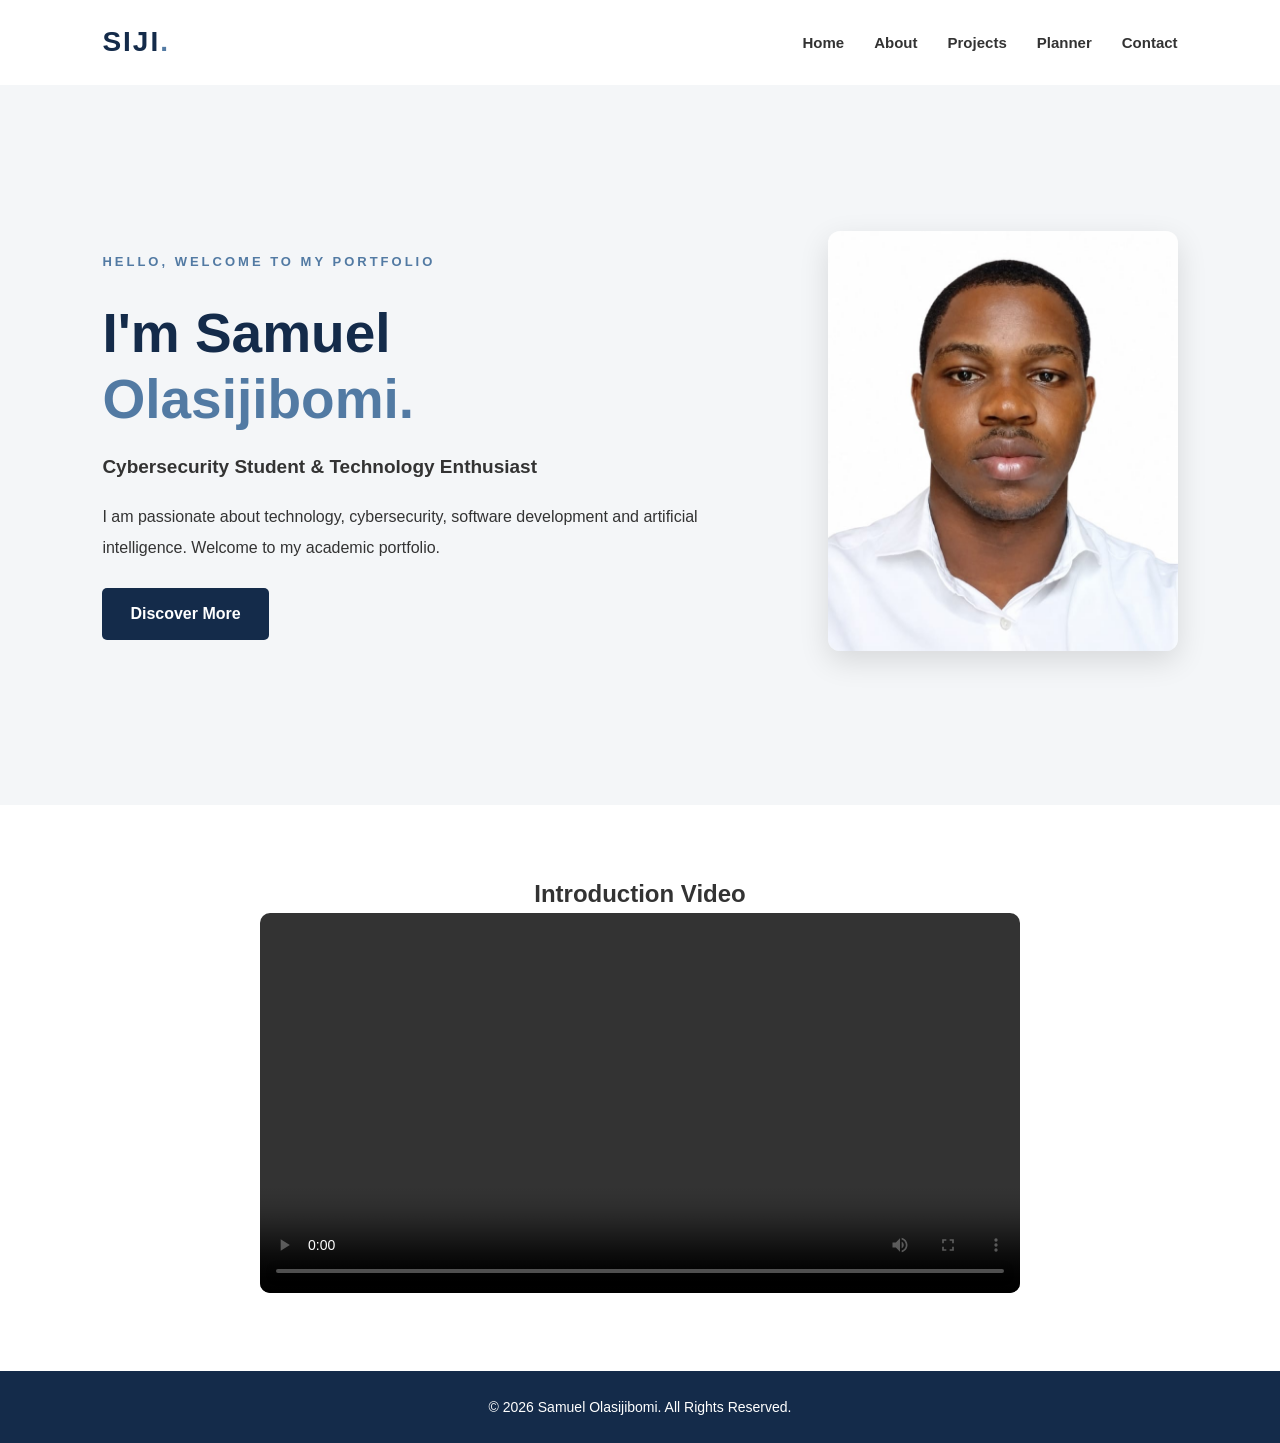
<file: index.html>
<!DOCTYPE html>
<html lang="en">

<head>
    <meta charset="UTF-8">

    <meta name="viewport" content="width=device-width, initial-scale=1.0">

    <title>Samuel Olasijibomi | Student Portfolio</title>

    <link rel="stylesheet" href="css/style.css">
</head>

<body>

    <header>

    <nav>
        <h2>SIJI<span>.</span></h2>

        <ul>
            <li><a href="index.html">Home</a></li>
            <li><a href="about.html">About</a></li>
            <li><a href="projects.html">Projects</a></li>
            <li><a href="planner.html">Planner</a></li>
            <li><a href="contact.html">Contact</a></li>
        </ul>

    </nav>

</header>


<main>

    <section class="hero">

        <div class="hero-text">

            <p>HELLO, WELCOME TO MY PORTFOLIO</p>

            <h1>
                I'm Samuel
                <span>Olasijibomi.</span>
            </h1>

            <h3>Cybersecurity Student & Technology Enthusiast</h3>

            <p>
                I am passionate about technology, cybersecurity,
                software development and artificial intelligence.
                Welcome to my academic portfolio.
            </p>

            <a href="about.html">Discover More</a>

        </div>


        <div class="hero-image">

            <img
                src="images/profile.jpg"
                alt="Portrait of Samuel Olasijibomi"
            >

        </div>

    </section>

</main>

<section class="intro-video">
    <h2>Introduction Video</h2>

    <video controls width="100%">
        <source src="media/portfolio-intro.mp4" type="video/mp4">
        Your browser does not support HTML video.
    </video>
</section>

<footer>

    <p>
        &copy; 2026 Samuel Olasijibomi.
        All Rights Reserved.
    </p>

</footer>

</body>

</html>
</file>
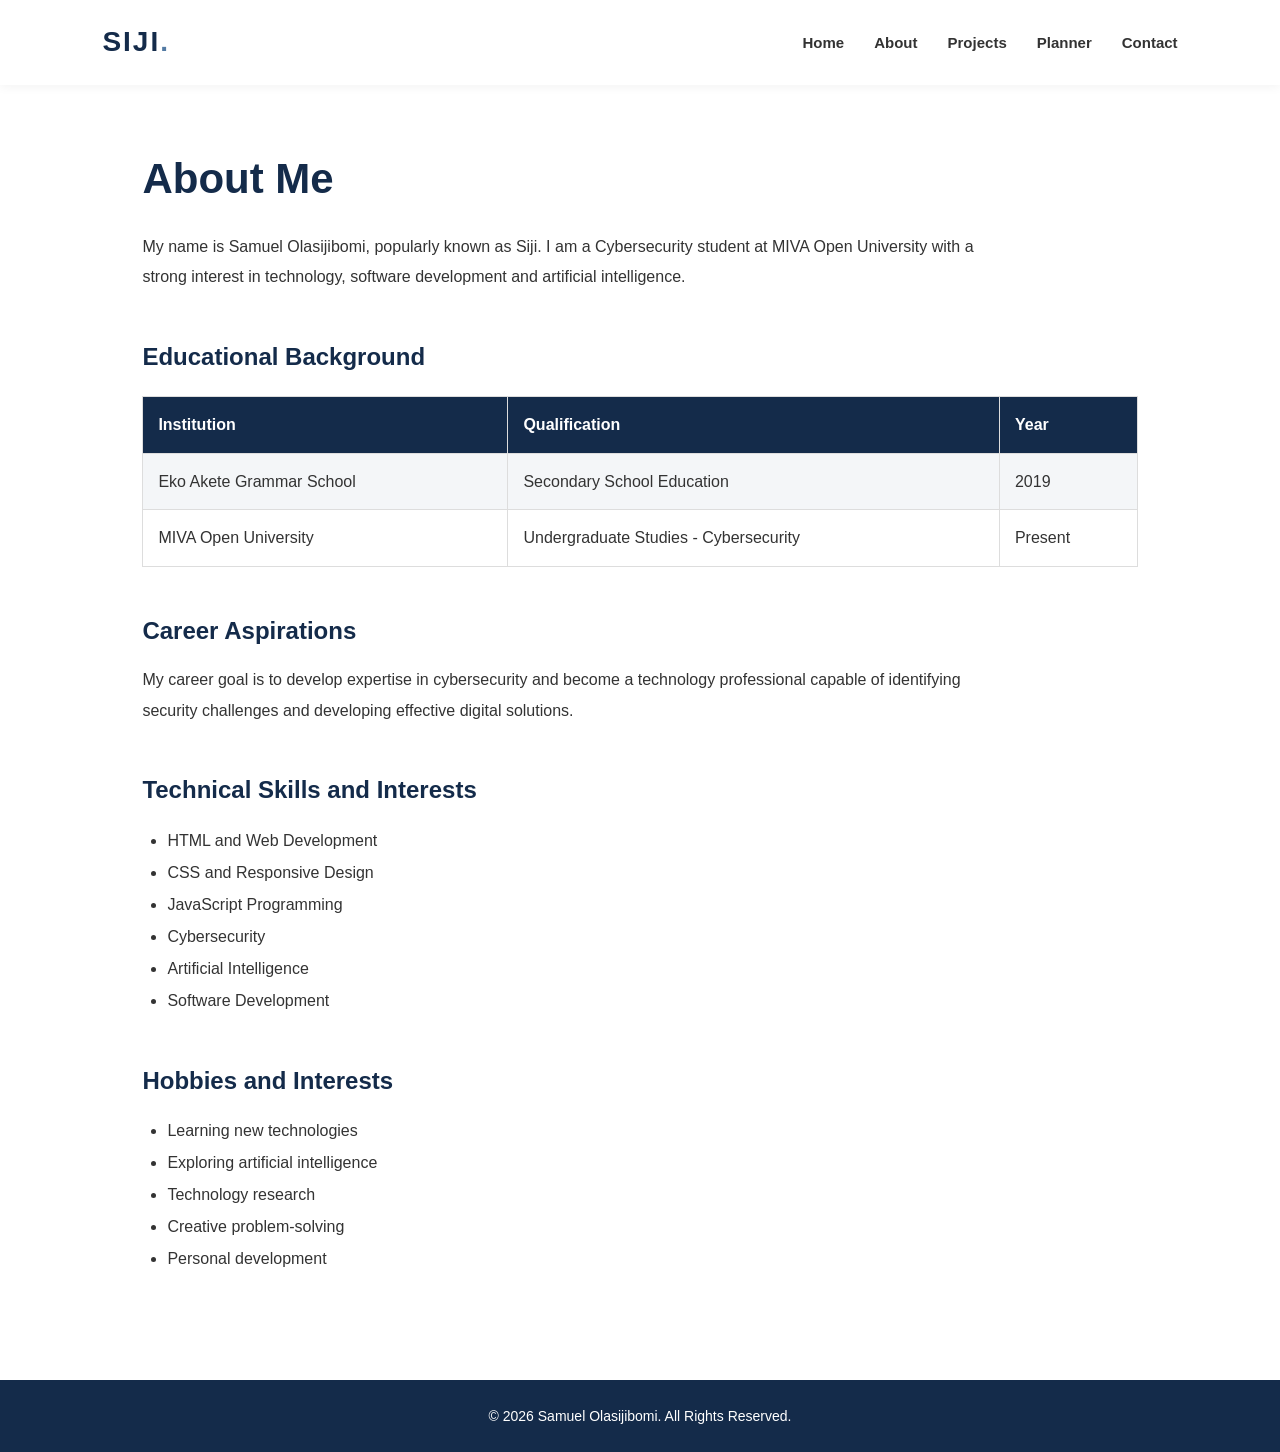
<file: about.html>
<!DOCTYPE html>
<html lang="en">

<head>
    <meta charset="UTF-8">
    <meta name="viewport" content="width=device-width, initial-scale=1.0">

    <title>About Me | Samuel Olasijibomi</title>

    <link rel="stylesheet" href="css/style.css">
</head>

<body>

    <header>
        <nav>
            <h2>SIJI<span>.</span></h2>

            <ul>
                <li><a href="index.html">Home</a></li>
                <li><a href="about.html">About</a></li>
                <li><a href="projects.html">Projects</a></li>
                <li><a href="planner.html">Planner</a></li>
                <li><a href="contact.html">Contact</a></li>
            </ul>
        </nav>
    </header>

    <main class="about-container">

        <section class="about-intro">

            <h1>About Me</h1>

            <p>
                My name is Samuel Olasijibomi, popularly known as Siji.
                I am a Cybersecurity student at MIVA Open University
                with a strong interest in technology, software
                development and artificial intelligence.
            </p>

        </section>

        <section>

            <h2>Educational Background</h2>

            <table>

                <tr>
                    <th>Institution</th>
                    <th>Qualification</th>
                    <th>Year</th>
                </tr>

                <tr>
                    <td>Eko Akete Grammar School</td>
                    <td>Secondary School Education</td>
                    <td>2019</td>
                </tr>

                <tr>
                    <td>MIVA Open University</td>
                    <td>Undergraduate Studies - Cybersecurity</td>
                    <td>Present</td>
                </tr>

            </table>

        </section>

        <section>

            <h2>Career Aspirations</h2>

            <p>
                My career goal is to develop expertise in cybersecurity
                and become a technology professional capable of
                identifying security challenges and developing
                effective digital solutions.
            </p>

        </section>

        <section>

            <h2>Technical Skills and Interests</h2>

            <ul>
                <li>HTML and Web Development</li>
                <li>CSS and Responsive Design</li>
                <li>JavaScript Programming</li>
                <li>Cybersecurity</li>
                <li>Artificial Intelligence</li>
                <li>Software Development</li>
            </ul>

        </section>

        <section>

            <h2>Hobbies and Interests</h2>

            <ul>
                <li>Learning new technologies</li>
                <li>Exploring artificial intelligence</li>
                <li>Technology research</li>
                <li>Creative problem-solving</li>
                <li>Personal development</li>
            </ul>

        </section>

    </main>

    <footer>
        <p>&copy; 2026 Samuel Olasijibomi. All Rights Reserved.</p>
    </footer>

</body>

</html>
</file>
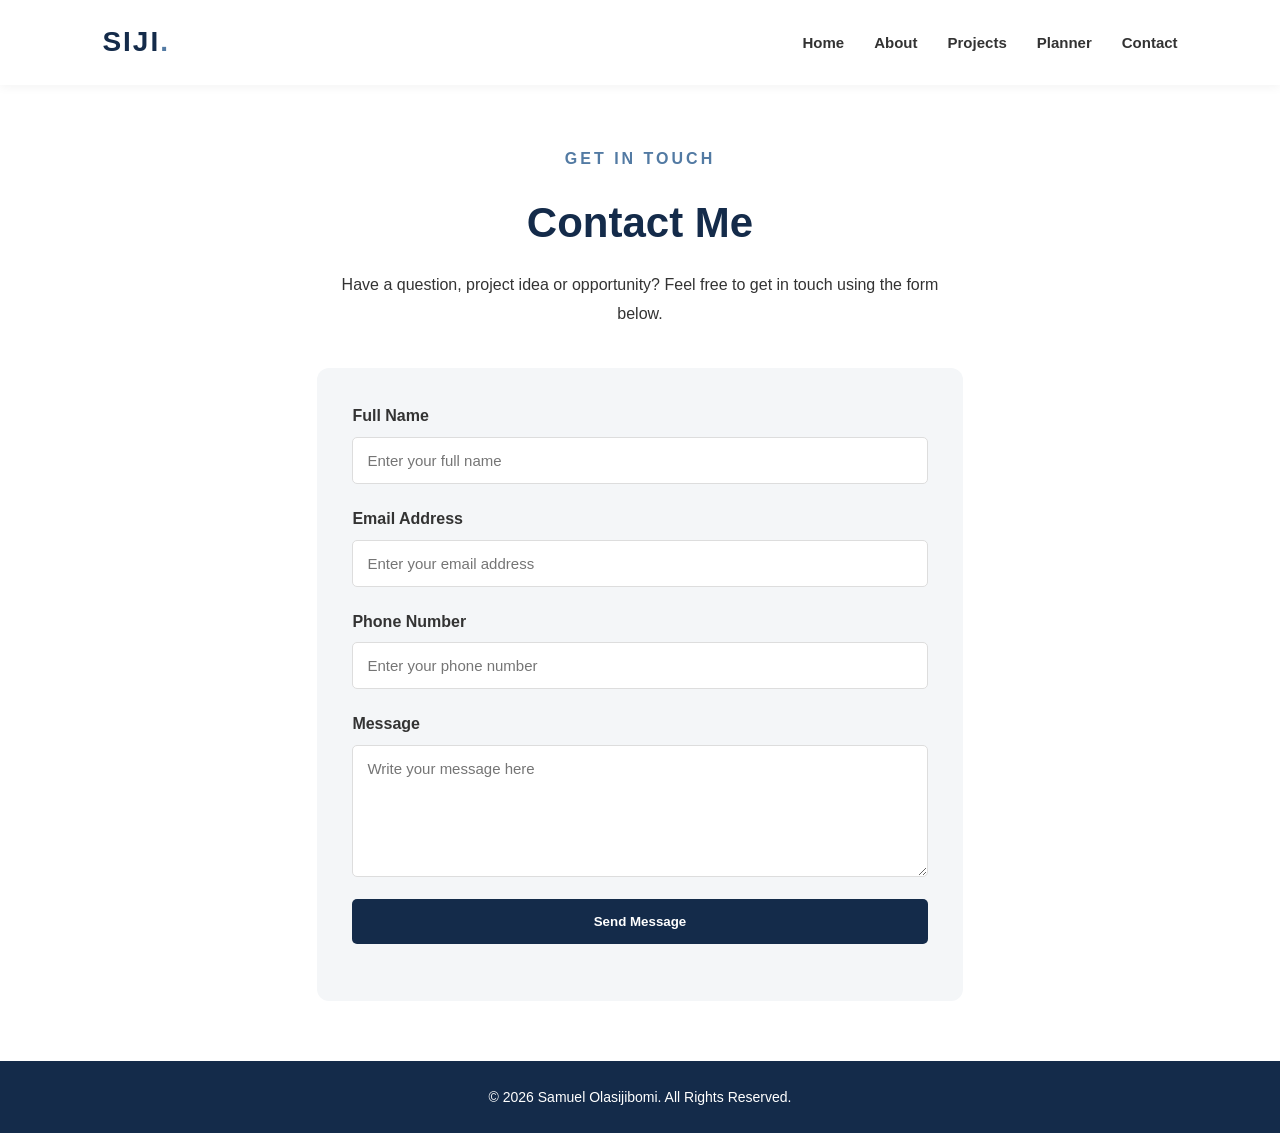
<file: contact.html>
<!DOCTYPE html>
<html lang="en">

<head>
    <meta charset="UTF-8">
    <meta name="viewport" content="width=device-width, initial-scale=1.0">

    <title>Contact | Samuel Olasijibomi</title>

    <link rel="stylesheet" href="css/style.css">
</head>

<body>

    <header>
        <nav>
            <h2>SIJI<span>.</span></h2>

            <ul>
                <li><a href="index.html">Home</a></li>
                <li><a href="about.html">About</a></li>
                <li><a href="projects.html">Projects</a></li>
                <li><a href="planner.html">Planner</a></li>
                <li><a href="contact.html">Contact</a></li>
            </ul>
        </nav>
    </header>

    <main class="contact-container">

        <section class="contact-heading">

            <p>GET IN TOUCH</p>

            <h1>Contact Me</h1>

            <p>
                Have a question, project idea or opportunity?
                Feel free to get in touch using the form below.
            </p>

        </section>

        <section class="contact-form-section">

            <form id="contactForm">

                <div class="form-group">

                    <label for="name">Full Name</label>

                    <input
                        type="text"
                        id="name"
                        placeholder="Enter your full name"
                    >

                </div>

                <div class="form-group">

                    <label for="email">Email Address</label>

                    <input
                        type="text"
                        id="email"
                        placeholder="Enter your email address"
                    >

                </div>

                <div class="form-group">

                    <label for="phone">Phone Number</label>

                    <input
                        type="text"
                        id="phone"
                        placeholder="Enter your phone number"
                    >

                </div>

                <div class="form-group">

                    <label for="message">Message</label>

                    <textarea
                        id="message"
                        rows="6"
                        placeholder="Write your message here"
                    ></textarea>

                </div>

                <button type="submit">
                    Send Message
                </button>

                <p id="formMessage"></p>

            </form>

        </section>

    </main>

    <footer>
        <p>&copy; 2026 Samuel Olasijibomi. All Rights Reserved.</p>
    </footer>

    <script src="js/contact.js"></script>

</body>

</html>
</file>
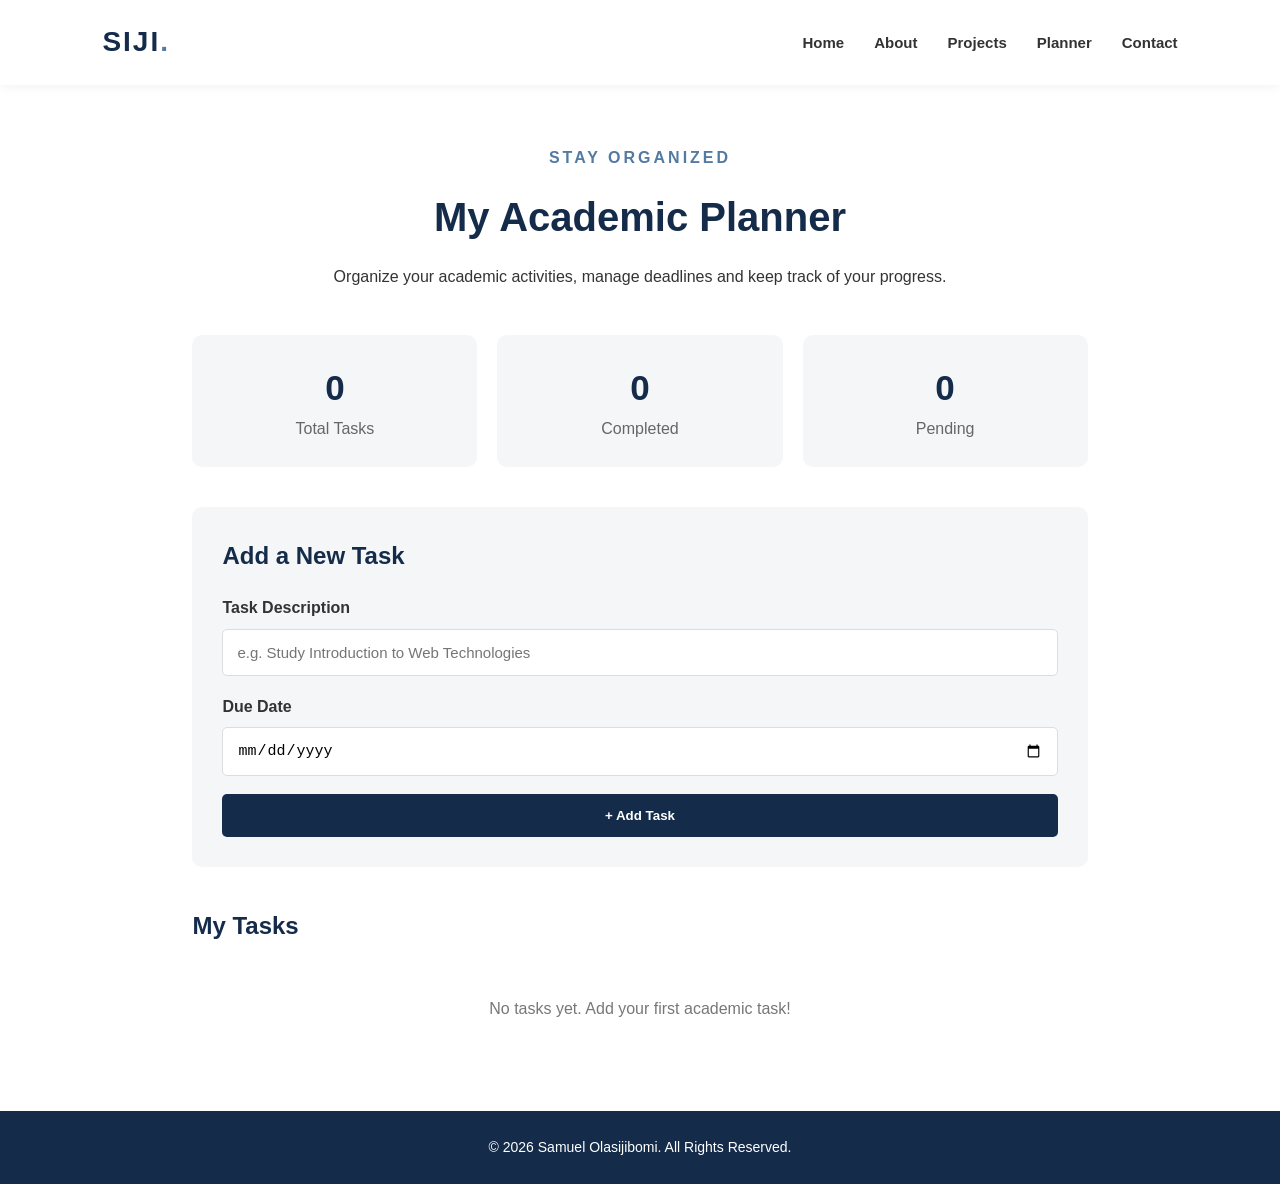
<file: planner.html>
<!DOCTYPE html>
<html lang="en">

<head>
    <meta charset="UTF-8">
    <meta name="viewport" content="width=device-width, initial-scale=1.0">

    <title>Academic Planner | Samuel Olasijibomi</title>

    <link rel="stylesheet" href="css/style.css">
</head>

<body>

    <header>
        <nav>
            <h2>SIJI<span>.</span></h2>

            <ul>
                <li><a href="index.html">Home</a></li>
                <li><a href="about.html">About</a></li>
                <li><a href="projects.html">Projects</a></li>
                <li><a href="planner.html">Planner</a></li>
                <li><a href="contact.html">Contact</a></li>
            </ul>
        </nav>
    </header>

    <main class="planner-container">

        <section class="planner-heading">

            <p>STAY ORGANIZED</p>

            <h1>My Academic Planner</h1>

            <p>
                Organize your academic activities,
                manage deadlines and keep track of your progress.
            </p>

        </section>

        <!-- TASK STATISTICS -->

        <section class="task-stats">

            <div class="stat-card">
                <h2 id="totalTasks">0</h2>
                <p>Total Tasks</p>
            </div>

            <div class="stat-card">
                <h2 id="completedTasks">0</h2>
                <p>Completed</p>
            </div>

            <div class="stat-card">
                <h2 id="pendingTasks">0</h2>
                <p>Pending</p>
            </div>

        </section>

        <!-- ADD TASK FORM -->

        <section class="task-form-section">

            <h2>Add a New Task</h2>

            <form id="taskForm">

                <div class="form-group">

                    <label for="taskInput">Task Description</label>

                    <input
                        type="text"
                        id="taskInput"
                        placeholder="e.g. Study Introduction to Web Technologies"
                        required
                    >

                </div>

                <div class="form-group">

                    <label for="taskDate">Due Date</label>

                    <input
                        type="date"
                        id="taskDate"
                    >

                </div>

                <button type="submit">
                    + Add Task
                </button>

            </form>

        </section>

        <!-- TASK LIST -->

        <section class="task-list-section">

            <h2>My Tasks</h2>

            <div id="taskList">

                <p class="empty-message">
                    No tasks yet. Add your first academic task!
                </p>

            </div>

        </section>

    </main>

    <footer>
        <p>&copy; 2026 Samuel Olasijibomi. All Rights Reserved.</p>
    </footer>

    <script src="js/planner.js"></script>

</body>

</html>
</file>
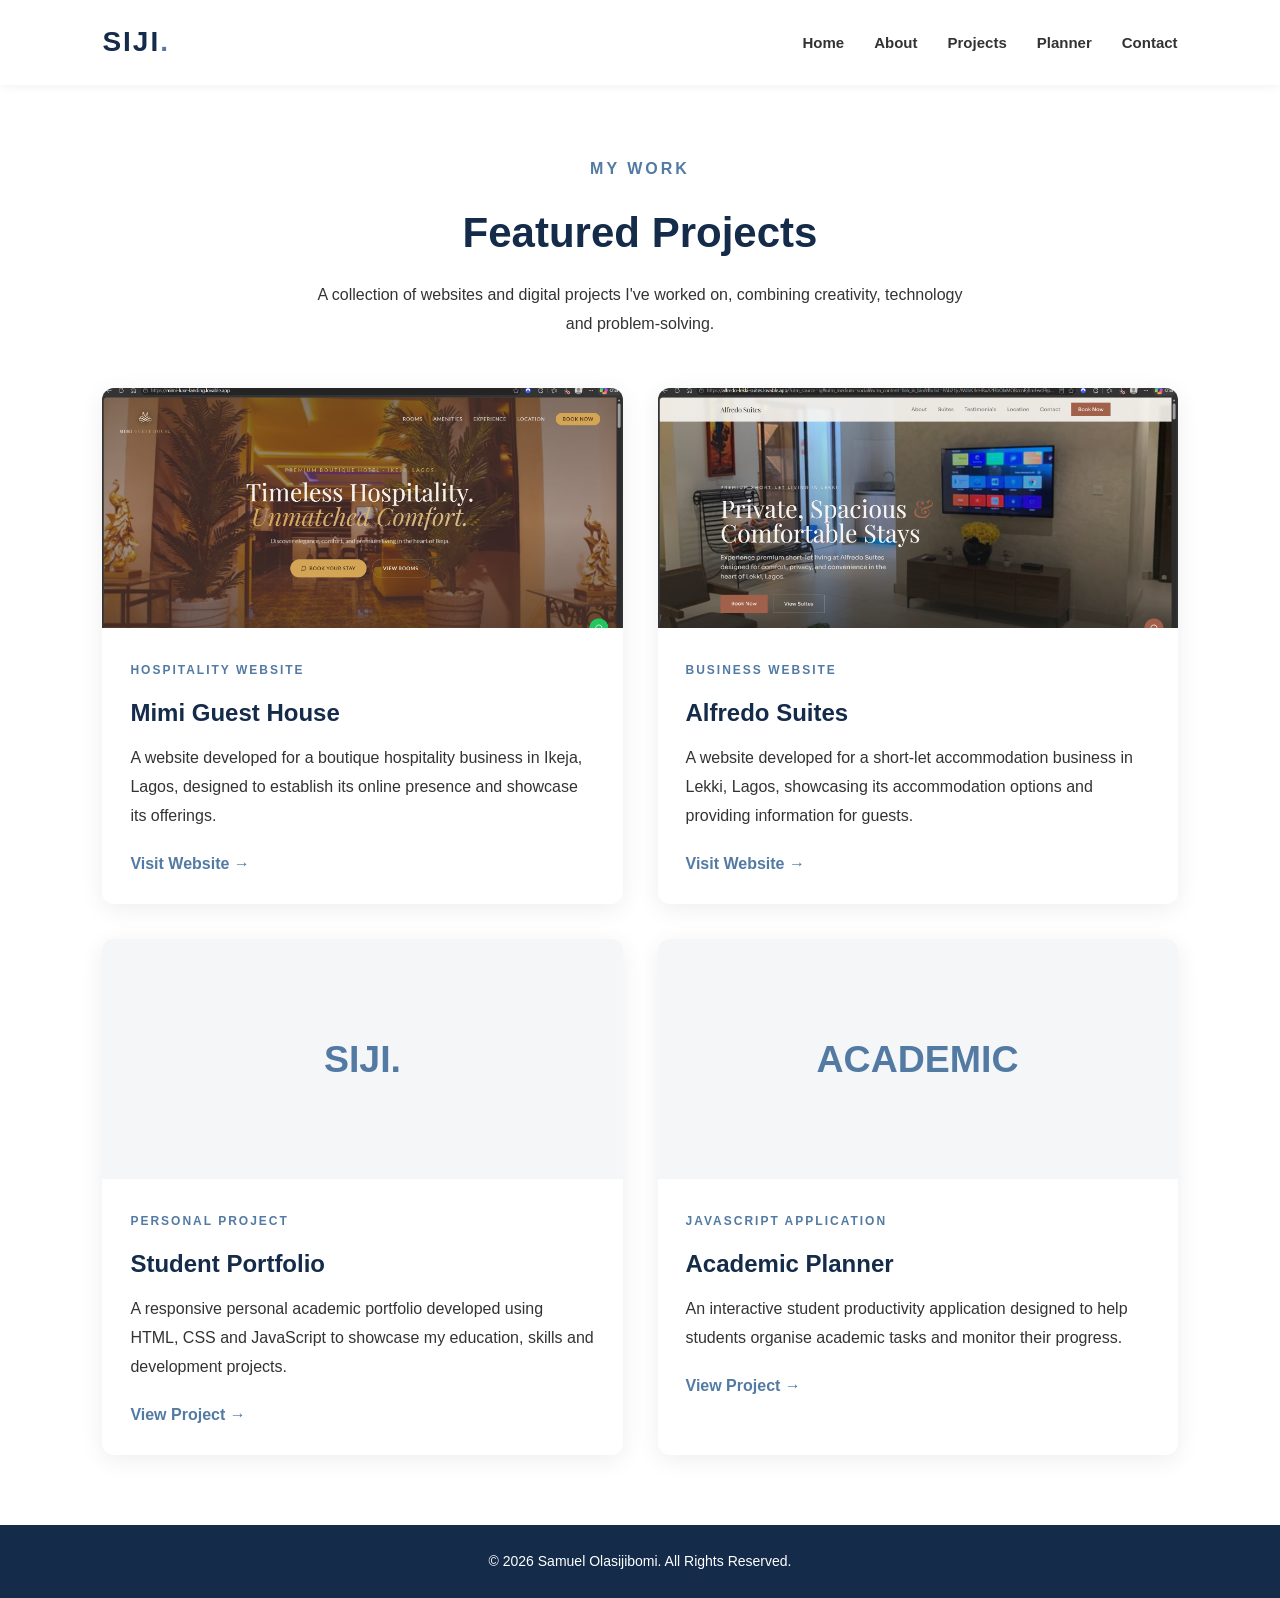
<file: projects.html>
<!DOCTYPE html>
<html lang="en">

<head>
    <meta charset="UTF-8">
    <meta name="viewport" content="width=device-width, initial-scale=1.0">

    <title>Projects | Samuel Olasijibomi</title>

    <link rel="stylesheet" href="css/style.css">
</head>

<body>

    <header>
        <nav>
            <h2>SIJI<span>.</span></h2>

            <ul>
                <li><a href="index.html">Home</a></li>
                <li><a href="about.html">About</a></li>
                <li><a href="projects.html">Projects</a></li>
                <li><a href="planner.html">Planner</a></li>
                <li><a href="contact.html">Contact</a></li>
            </ul>
        </nav>
    </header>

    <main class="projects-container">

        <section class="projects-heading">
            <p>MY WORK</p>
            <h1>Featured Projects</h1>

            <p>
                A collection of websites and digital projects
                I've worked on, combining creativity,
                technology and problem-solving.
            </p>
        </section>

        <section class="projects-grid">

            <!-- PROJECT ONE -->

            <article class="project-card">

                <div class="project-image">
                    <img src="images/mimi.jpg"
                    alt="Mimi Guest House website preview">
                </div>

                <div class="project-info">

                    <span>HOSPITALITY WEBSITE</span>

                    <h2>Mimi Guest House</h2>

                    <p>
                        A website developed for a boutique
                        hospitality business in Ikeja, Lagos,
                        designed to establish its online
                        presence and showcase its offerings.
                    </p>

                    <a href="https://mimi-luxe-landing.lovable.app/"
                    target="_blank" rel="noopener noreferrer">
                        Visit Website →
                    </a>

                </div>

            </article>


            <!-- PROJECT TWO -->

            <article class="project-card">

                <div class="project-image">
                    <img src="images/alfredo.jpg"
                    alt="Alfredo Suites website preview">
                </div>

                <div class="project-info">

                    <span>BUSINESS WEBSITE</span>

                    <h2>Alfredo Suites</h2>

                    <p>
                        A website developed for a short-let
                        accommodation business in Lekki, Lagos,
                        showcasing its accommodation options
                        and providing information for guests.
                    </p>

                    <a href="https://alfredo-lekki-suites.lovable.app/"
                    target="_blank" rel="noopener noreferrer">
                        Visit Website →
                    </a>

                </div>

            </article>


            <!-- PROJECT THREE -->

            <article class="project-card">

                <div class="project-image project-placeholder">
                    <h2>SIJI.</h2>
                </div>

                <div class="project-info">

                    <span>PERSONAL PROJECT</span>

                    <h2>Student Portfolio</h2>

                    <p>
                        A responsive personal academic portfolio
                        developed using HTML, CSS and JavaScript
                        to showcase my education, skills and
                        development projects.
                    </p>

                    <a href="index.html">
                        View Project →
                    </a>

                </div>

            </article>


            <!-- PROJECT FOUR -->

            <article class="project-card">

                <div class="project-image project-placeholder">
                    <h2>ACADEMIC</h2>
                </div>

                <div class="project-info">

                    <span>JAVASCRIPT APPLICATION</span>

                    <h2>Academic Planner</h2>

                    <p>
                        An interactive student productivity
                        application designed to help students
                        organise academic tasks and monitor
                        their progress.
                    </p>

                    <a href="planner.html">
                        View Project →
                    </a>

                </div>

            </article>

        </section>

    </main>

    <footer>
        <p>&copy; 2026 Samuel Olasijibomi. All Rights Reserved.</p>
    </footer>

</body>

</html>
</file>
<file: css/style.css>
/* =================================
   1. GENERAL WEBSITE STYLING
================================= */

* {
    margin: 0;
    padding: 0;
    box-sizing: border-box;
}

body {
    font-family: Arial, sans-serif;
    background-color: #ffffff;
    color: #333333;
    line-height: 1.6;
}


/* =================================
   2. NAVIGATION BAR
================================= */

header {
    padding: 20px 8%;
    background-color: #ffffff;
    box-shadow: 0 2px 10px rgba(0, 0, 0, 0.05);
}

nav {
    display: flex;
    justify-content: space-between;
    align-items: center;
}

nav h2 {
    color: #142B4A;
    font-size: 28px;
    letter-spacing: 2px;
}

nav h2 span {
    color: #527AA3;
}

nav ul {
    display: flex;
    list-style: none;
    gap: 30px;
}

nav ul li a {
    text-decoration: none;
    color: #333333;
    font-size: 15px;
    font-weight: 600;
    transition: 0.3s;
}

nav ul li a:hover {
    color: #527AA3;
}


/* =================================
   3. HOMEPAGE HERO SECTION
================================= */

.hero {
    min-height: 80vh;
    display: flex;
    align-items: center;
    justify-content: space-between;
    padding: 60px 8%;
    background-color: #F4F6F8;
    gap: 50px;
}

.hero-text {
    max-width: 600px;
}

.hero-text > p:first-child {
    color: #527AA3;
    font-size: 13px;
    font-weight: bold;
    letter-spacing: 3px;
}

.hero-text h1 {
    font-size: 55px;
    line-height: 1.2;
    color: #142B4A;
    margin: 20px 0;
}

.hero-text h1 span {
    display: block;
    color: #527AA3;
}

.hero-text h3 {
    font-size: 19px;
    color: #333333;
    margin-bottom: 20px;
}

.hero-text p {
    margin-bottom: 25px;
    line-height: 1.9;
}


/* =================================
   4. BUTTON STYLING
================================= */

.hero-text a {
    display: inline-block;
    background-color: #142B4A;
    color: #ffffff;
    padding: 13px 28px;
    text-decoration: none;
    border-radius: 5px;
    font-weight: bold;
    transition: 0.3s;
}

.hero-text a:hover {
    background-color: #527AA3;
    transform: translateY(-3px);
}


/* =================================
   5. PROFILE IMAGE
================================= */

.hero-image img {
    width: 350px;
    height: 420px;
    object-fit: cover;
    object-position: center;
    border-radius: 12px;
    box-shadow: 0 10px 30px rgba(0, 0, 0, 0.12);
}


/* =================================
   6. FOOTER
================================= */

footer {
    text-align: center;
    padding: 25px;
    background-color: #142B4A;
    color: #ffffff;
    font-size: 14px;
}


/* =================================
   7. RESPONSIVE DESIGN
================================= */

@media screen and (max-width: 768px) {

    nav {
        flex-direction: column;
        gap: 20px;
    }

    nav ul {
        flex-wrap: wrap;
        justify-content: center;
        gap: 15px;
    }

    .hero {
        flex-direction: column-reverse;
        text-align: center;
        padding: 40px 6%;
    }

    .hero-text h1 {
        font-size: 38px;
    }

    .hero-image img {
        width: 260px;
        height: 320px;
    }

}
/* ABOUT PAGE */

.about-container {
    padding: 60px 8%;
    max-width: 1200px;
    margin: auto;
}

.about-container section {
    margin-bottom: 45px;
}

.about-container h1 {
    font-size: 42px;
    color: #142B4A;
    margin-bottom: 20px;
}

.about-container h2 {
    color: #142B4A;
    margin-bottom: 15px;
}

.about-container p {
    line-height: 1.9;
    max-width: 850px;
}

.about-container ul {
    padding-left: 25px;
    line-height: 2;
}

.about-container table {
    width: 100%;
    border-collapse: collapse;
    margin-top: 20px;
}

.about-container th,
.about-container td {
    padding: 15px;
    border: 1px solid #dddddd;
    text-align: left;
}

.about-container th {
    background-color: #142B4A;
    color: white;
}

.about-container tr:nth-child(even) {
    background-color: #F4F6F8;
}

@media (max-width: 768px) {

    .about-container {
        padding: 35px 5%;
    }

    .about-container table {
        font-size: 13px;
    }

    .about-container th,
    .about-container td {
        padding: 9px;
    }

}
/* PROJECTS PAGE */

.projects-container {
    padding: 70px 8%;
    max-width: 1400px;
    margin: auto;
}

.projects-heading {
    text-align: center;
    max-width: 650px;
    margin: 0 auto 50px;
}

.projects-heading > p:first-child {
    color: #527AA3;
    font-weight: bold;
    letter-spacing: 3px;
}

.projects-heading h1 {
    font-size: 42px;
    color: #142B4A;
    margin: 15px 0;
}

.projects-heading p {
    line-height: 1.8;
}

.projects-grid {
    display: grid;
    grid-template-columns: repeat(2, 1fr);
    gap: 35px;
}

.project-card {
    background: white;
    border-radius: 12px;
    overflow: hidden;
    box-shadow: 0 5px 25px rgba(0,0,0,0.07);
    transition: 0.3s;
}

.project-card:hover {
    transform: translateY(-7px);
}

.project-image {
    height: 240px;
    background: #F4F6F8;
}

.project-image img {
    width: 100%;
    height: 100%;
    object-fit: cover;
}

.project-placeholder {
    display: flex;
    justify-content: center;
    align-items: center;
    color: #527AA3;
    font-size: 25px;
}

.project-info {
    padding: 28px;
}

.project-info span {
    color: #527AA3;
    font-size: 12px;
    font-weight: bold;
    letter-spacing: 2px;
}

.project-info h2 {
    color: #142B4A;
    margin: 12px 0;
}

.project-info p {
    line-height: 1.8;
    margin-bottom: 20px;
}

.project-info a {
    display: inline-block;
    color: #527AA3;
    text-decoration: none;
    font-weight: bold;
}

.project-info a:hover {
    color: #142B4A;
}

@media (max-width: 768px) {

    .projects-grid {
        grid-template-columns: 1fr;
    }

    .projects-heading h1 {
        font-size: 32px;
    }

}
/* ================================
   ACADEMIC PLANNER
================================ */

.planner-container {
    max-width: 1100px;
    margin: auto;
    padding: 60px 8%;
}

.planner-heading {
    text-align: center;
    margin-bottom: 45px;
}

.planner-heading > p:first-child {
    color: #527AA3;
    font-weight: bold;
    letter-spacing: 3px;
}

.planner-heading h1 {
    color: #142B4A;
    font-size: 40px;
    margin: 15px 0;
}

/* TASK STATISTICS */

.task-stats {
    display: grid;
    grid-template-columns: repeat(3, 1fr);
    gap: 20px;
    margin-bottom: 40px;
}

.stat-card {
    background: #F4F6F8;
    padding: 25px;
    text-align: center;
    border-radius: 10px;
}

.stat-card h2 {
    color: #142B4A;
    font-size: 35px;
}

.stat-card p {
    color: #666;
}

/* TASK FORM */

.task-form-section {
    background: #F4F6F8;
    padding: 30px;
    border-radius: 10px;
    margin-bottom: 40px;
}

.task-form-section h2,
.task-list-section h2 {
    color: #142B4A;
    margin-bottom: 20px;
}

#taskForm {
    display: flex;
    flex-direction: column;
    gap: 18px;
}

.form-group {
    display: flex;
    flex-direction: column;
    gap: 8px;
}

.form-group label {
    font-weight: bold;
}

.form-group input {
    padding: 14px;
    border: 1px solid #ddd;
    border-radius: 5px;
    font-size: 15px;
}

#taskForm button {
    background: #142B4A;
    color: white;
    padding: 14px;
    border: none;
    border-radius: 5px;
    cursor: pointer;
    font-weight: bold;
    transition: 0.3s;
}

#taskForm button:hover {
    background: #527AA3;
}

/* TASK ITEMS */

.task-item {
    display: flex;
    justify-content: space-between;
    align-items: center;
    gap: 15px;
    padding: 20px;
    border-bottom: 1px solid #ddd;
    background: white;
}

.task-details {
    flex: 1;
}

.task-details h3 {
    color: #142B4A;
    margin-bottom: 5px;
    overflow-wrap: anywhere;
}

.task-details p {
    color: #777;
    font-size: 13px;
}

.task-item.completed h3 {
    text-decoration: line-through;
    color: #999;
}

.task-actions {
    display: flex;
    gap: 10px;
}

.complete-btn,
.delete-btn {
    padding: 9px 13px;
    border: none;
    border-radius: 5px;
    cursor: pointer;
    color: white;
}

.complete-btn {
    background: #527AA3;
}

.delete-btn {
    background: #c0392b;
}

.empty-message {
    padding: 30px;
    text-align: center;
    color: #777;
}

@media (max-width: 768px) {

    .task-stats {
        grid-template-columns: 1fr;
    }

    .task-item {
        flex-direction: column;
        align-items: flex-start;
    }

    .task-actions {
        width: 100%;
    }

    .planner-heading h1 {
        font-size: 30px;
    }

}
/* ================================
   CONTACT PAGE
================================ */

.contact-container {
    max-width: 850px;
    margin: auto;
    padding: 60px 8%;
}

.contact-heading {
    text-align: center;
    margin-bottom: 40px;
}

.contact-heading > p:first-child {
    color: #527AA3;
    font-weight: bold;
    letter-spacing: 3px;
}

.contact-heading h1 {
    color: #142B4A;
    font-size: 42px;
    margin: 15px 0;
}

.contact-heading p {
    line-height: 1.8;
}

.contact-form-section {
    background: #F4F6F8;
    padding: 35px;
    border-radius: 12px;
}

#contactForm {
    display: flex;
    flex-direction: column;
    gap: 22px;
}

#contactForm input,
#contactForm textarea {
    width: 100%;
    padding: 14px;
    border: 1px solid #ddd;
    border-radius: 5px;
    font-family: Arial, sans-serif;
    font-size: 15px;
    outline: none;
}

#contactForm input:focus,
#contactForm textarea:focus {
    border-color: #527AA3;
}

#contactForm textarea {
    resize: vertical;
}

#contactForm button {
    background: #142B4A;
    color: white;
    padding: 15px;
    border: none;
    border-radius: 5px;
    cursor: pointer;
    font-weight: bold;
    transition: 0.3s;
}

#contactForm button:hover {
    background: #527AA3;
}

#formMessage {
    font-weight: bold;
    text-align: center;
}

@media (max-width: 768px) {

    .contact-heading h1 {
        font-size: 32px;
    }

    .contact-form-section {
        padding: 22px;
    }

}

.intro-video {
    max-width: 800px;
    margin: 50px auto;
    padding: 20px;
    text-align: center;
}

.intro-video video {
    width: 100%;
    border-radius: 10px;
}
</file>
